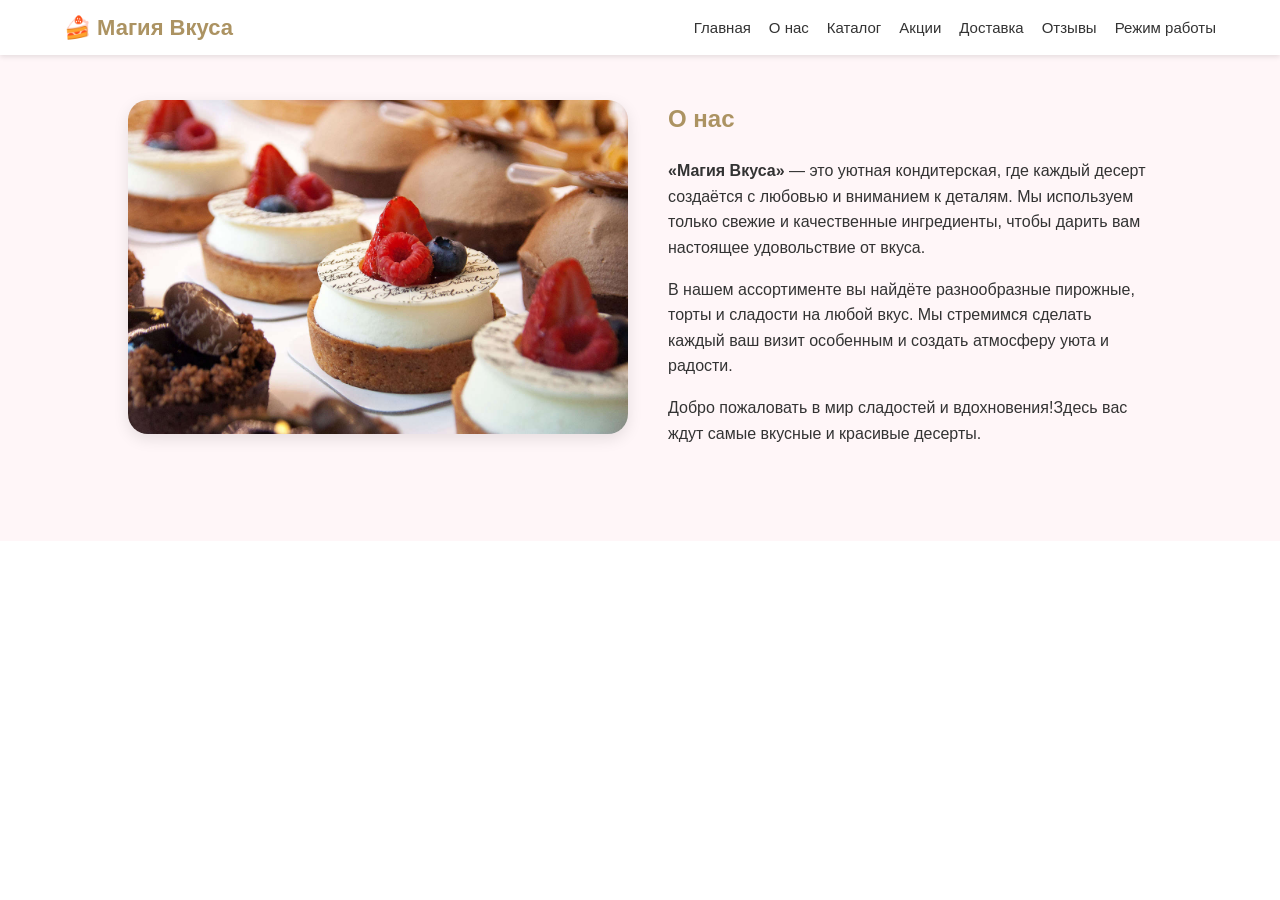
<file: about.html>
<!DOCTYPE html>
<html lang="ru">
<head>
    <meta charset="UTF-8">
    <meta name="viewport" content="width=device-width, initial-scale=1.0">
    <title>О нас — Магия Вкуса</title>
    <link rel="stylesheet" href="style.css">
</head>
<body>
    <nav class="navbar">
        <div class="logo">🍰 Магия Вкуса</div>
  <div class="menu-toggle" id="mobile-menu">
        <span class="bar"></span>
        <span class="bar"></span>
        <span class="bar"></span>
    </div>
        <ul class="nav-links">
            <li><a href="index.html">Главная</a></li>
            <li><a href="about.html">О нас</a></li>
            <li><a href="catalog.html">Каталог</a></li>
            <li><a href="stocks.html">Акции</a></li>
            <li><a href="delivery.html">Доставка</a></li>
            <li><a href="reviews.html">Отзывы</a></li>
            <li><a href="contacts.html">Режим работы</a></li>
        </ul>
    </nav>
    <section class="about" id="about">
        <div class="about-container">
            <div class="about-image">
                <img src="images/main2.jpg" alt="Десерты">
            </div>
            <div class="about-text">
                <h2>О нас</h2>
                <p><strong>«Магия Вкуса»</strong> — это уютная кондитерская, где каждый десерт создаётся с любовью и вниманием к деталям. Мы используем только свежие и качественные ингредиенты, чтобы дарить вам настоящее удовольствие от вкуса.</p>
                <p>В нашем ассортименте вы найдёте разнообразные пирожные, торты и сладости на любой вкус. Мы стремимся сделать каждый ваш визит особенным и создать атмосферу уюта и радости.</p>
                <p>Добро пожаловать в мир сладостей и вдохновения!Здесь вас ждут самые вкусные и красивые десерты.</p>
            </div>
        </div>
    </section>
    <script src="script.js"></script>
</body>
</html>
</file>
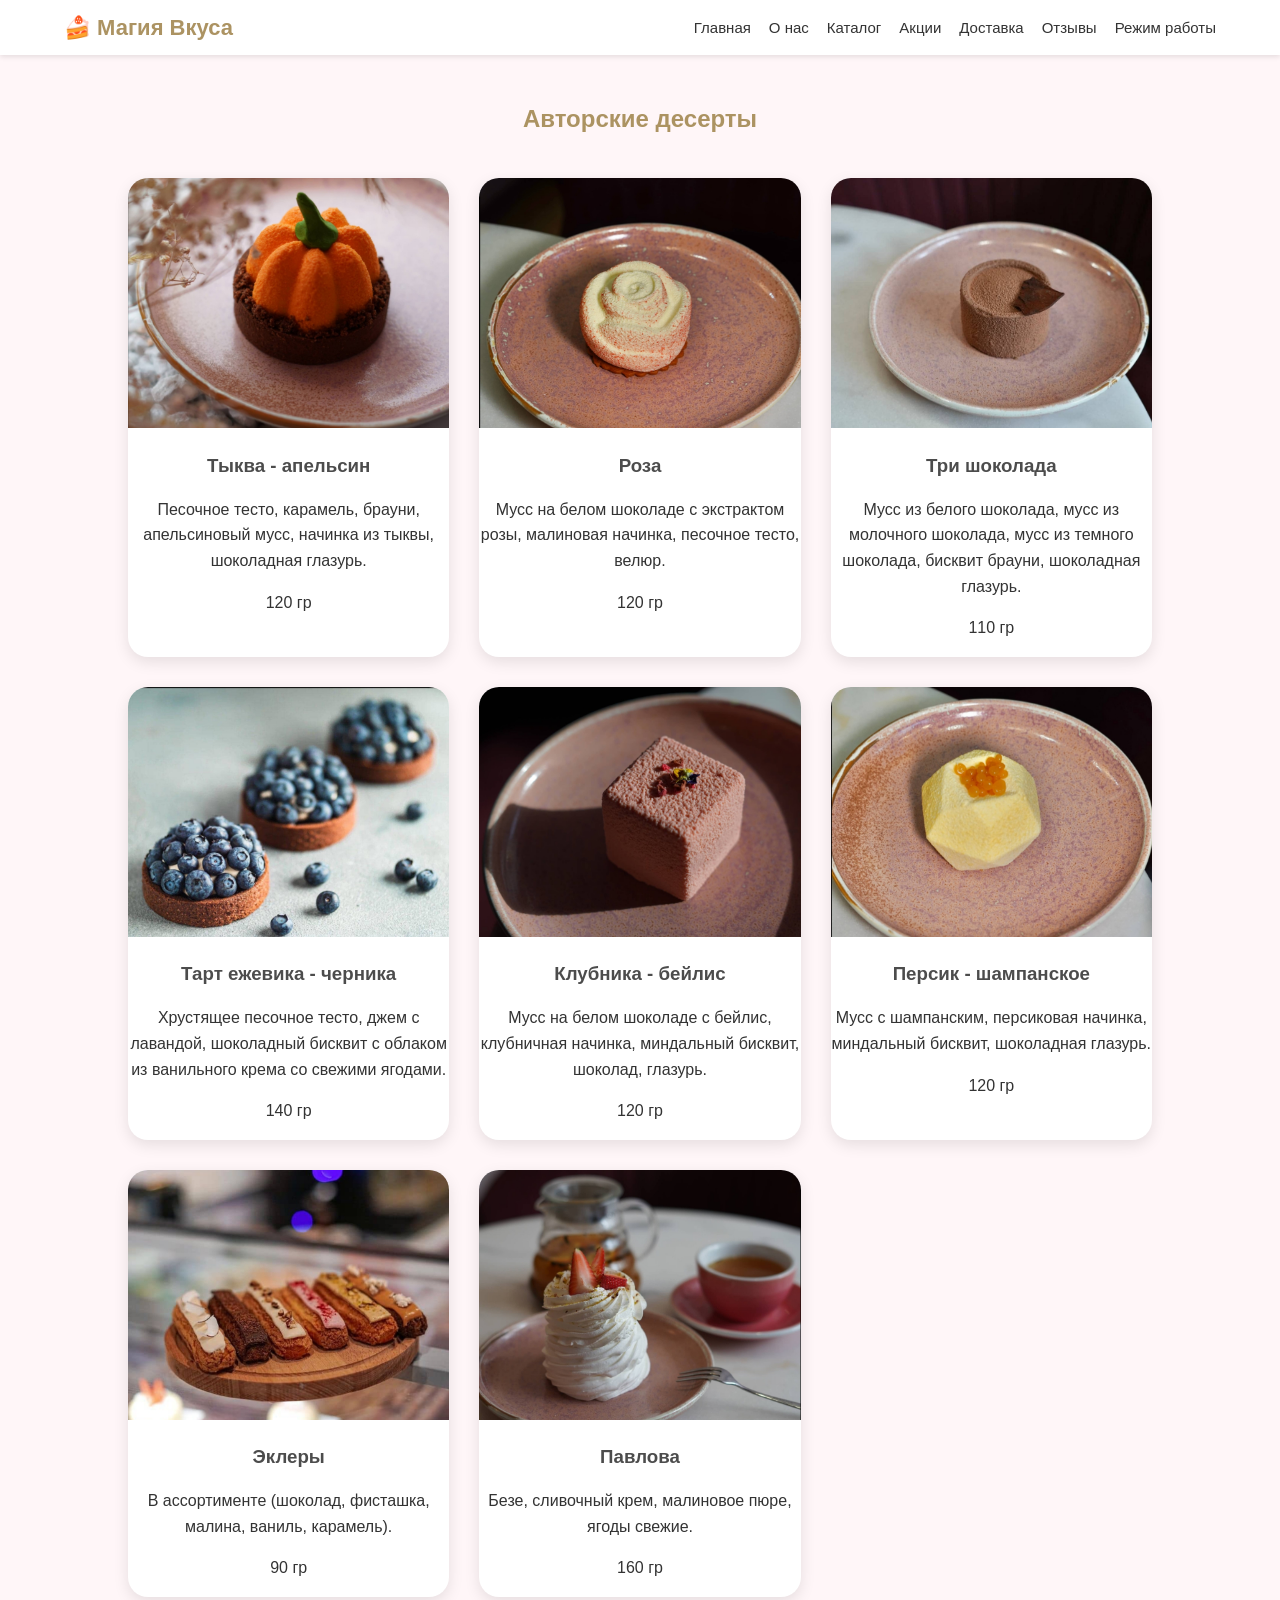
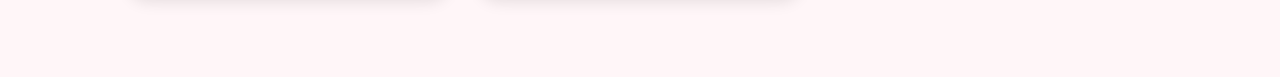
<file: catalog.html>
<!DOCTYPE html>
<html lang="ru">
<head>
    <meta charset="UTF-8">
    <meta name="viewport" content="width=device-width, initial-scale=1.0">
    <title>Каталог — Магия Вкуса</title>
    <link rel="stylesheet" href="style.css">
</head>
<body>
    <nav class="navbar">

        <div class="logo">🍰 Магия Вкуса</div>
  <div class="menu-toggle" id="mobile-menu">
        <span class="bar"></span>
        <span class="bar"></span>
        <span class="bar"></span>
    </div>
        <ul class="nav-links">
            <li><a href="index.html">Главная</a></li>
            <li><a href="about.html">О нас</a></li>
            <li><a href="catalog.html">Каталог</a></li>
            <li><a href="stocks.html">Акции</a></li>
            <li><a href="delivery.html">Доставка</a></li>
            <li><a href="reviews.html">Отзывы</a></li>
            <li><a href="contacts.html">Режим работы</a></li>
        </ul>
    </nav>
    
    <!-- <nav>
    <div class="logo">GameKey Store</div>
    
    <div class="menu-toggle" id="mobile-menu">
        <span class="bar"></span>
        <span class="bar"></span>
        <span class="bar"></span>
    </div>
    <ul class="nav-links">
        <li><a href="index.html">Главная</a></li>
        <li><a href="index.html#catalog">Каталог</a></li>
        <li><a href="index.html#rewievs">Отзывы</a></li>
        <li><a href="index.html#support">Поддержка</a></li>
    </ul>
</nav>  / -->
    <section class="catalog" id="catalog">
        <h2>Авторские десерты</h2>
        <div class="catalog-grid">
            <div class="card">
                <img src="images/1.jpg" alt="Тыква - апельсин">
                <h3>Тыква - апельсин</h3>
                <p>Песочное тесто, карамель, брауни, апельсиновый мусс, начинка из тыквы, шоколадная глазурь.</p>
                <p>120 гр</p>
            </div>
            <div class="card">
                <img src="images/2.jpg" alt="Роза">
                <h3>Роза</h3>
                <p>Мусс на белом шоколаде с экстрактом розы, малиновая начинка, песочное тесто, велюр.</p>
                <p>120 гр</p>
            </div>
            <div class="card">
                <img src="images/3.jpg" alt="Три шоколада">
                <h3>Три шоколада</h3>
                <p>Мусс из белого шоколада, мусс из молочного шоколада, мусс из темного шоколада, бисквит брауни, шоколадная глазурь.</p>
                <p>110 гр</p>
            </div>
            <div class="card">
                <img src="images/4.jpg" alt="Тарт ежевика - черника">
                <h3>Тарт ежевика - черника</h3>
                <p>Хрустящее песочное тесто, джем с лавандой, шоколадный бисквит с облаком из ванильного крема со свежими ягодами.</p>
                <p>140 гр</p>
            </div>
            <div class="card">
                <img src="images/5.jpg" alt="Клубника - бейлис">
                <h3>Клубника - бейлис</h3>
                <p>Мусс на белом шоколаде с бейлис, клубничная начинка, миндальный бисквит, шоколад, глазурь.</p>
                <p>120 гр</p>
            </div>
            <div class="card">
                <img src="images/6.jpg" alt="Персик - шампанское">
                <h3>Персик - шампанское</h3>
                <p>Мусс с шампанским, персиковая начинка, миндальный бисквит, шоколадная глазурь.</p>
                <p>120 гр</p>
            </div>
            <div class="card">
                <img src="images/7.jpg" alt="Эклеры">
                <h3>Эклеры</h3>
                <p>В ассортименте (шоколад, фисташка, малина, ваниль, карамель).</p>
                <p>90 гр</p>
            </div>
            <div class="card">
                <img src="images/8.jpg" alt="Павлова">
                <h3>Павлова</h3>
                <p>Безе, сливочный крем, малиновое пюре, ягоды свежие.</p>
                <p>160 гр</p>
            </div>
        </div>
    </section>
    <script src="script.js"></script>
</body>
</html>
</file>
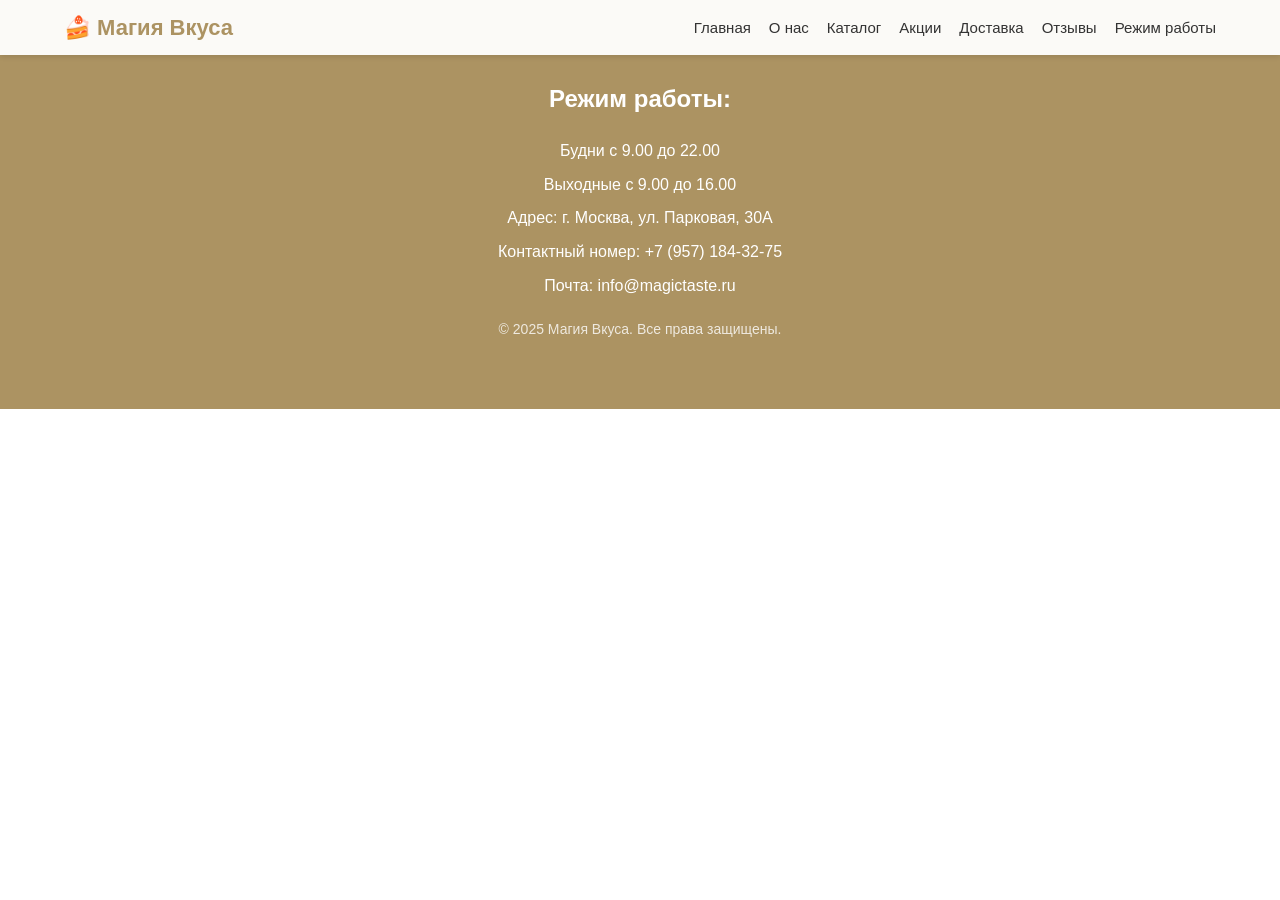
<file: contacts.html>
<!DOCTYPE html>
<html lang="ru">
<head>
    <meta charset="UTF-8">
    <meta name="viewport" content="width=device-width, initial-scale=1.0">
    <title>Режим работы — Магия Вкуса</title>
    <link rel="stylesheet" href="style.css">
</head>
<body>
    <nav class="navbar">
        <div class="logo">🍰 Магия Вкуса</div>
  <div class="menu-toggle" id="mobile-menu">
        <span class="bar"></span>
        <span class="bar"></span>
        <span class="bar"></span>
    </div>
        <ul class="nav-links">
            <li><a href="index.html">Главная</a></li>
            <li><a href="about.html">О нас</a></li>
            <li><a href="catalog.html">Каталог</a></li>
            <li><a href="stocks.html">Акции</a></li>
            <li><a href="delivery.html">Доставка</a></li>
            <li><a href="reviews.html">Отзывы</a></li>
            <li><a href="contacts.html">Режим работы</a></li>
        </ul>
    </nav>
    <footer class="contacts" id="contacts">
        <h2>Режим работы:</h2>
        <p> Будни с 9.00 до 22.00 </p>
        <p>Выходные с 9.00 до 16.00</p>
        <p>Адрес: г. Москва, ул. Парковая, 30А</p>
        <p>Контактный номер: +7 (957) 184-32-75</p>
        <p>Почта: info@magictaste.ru</p>
        <p class="copyright">© 2025 Магия Вкуса. Все права защищены.</p>
    </footer>
    <script src="script.js"></script>
</body>
</html>
</file>
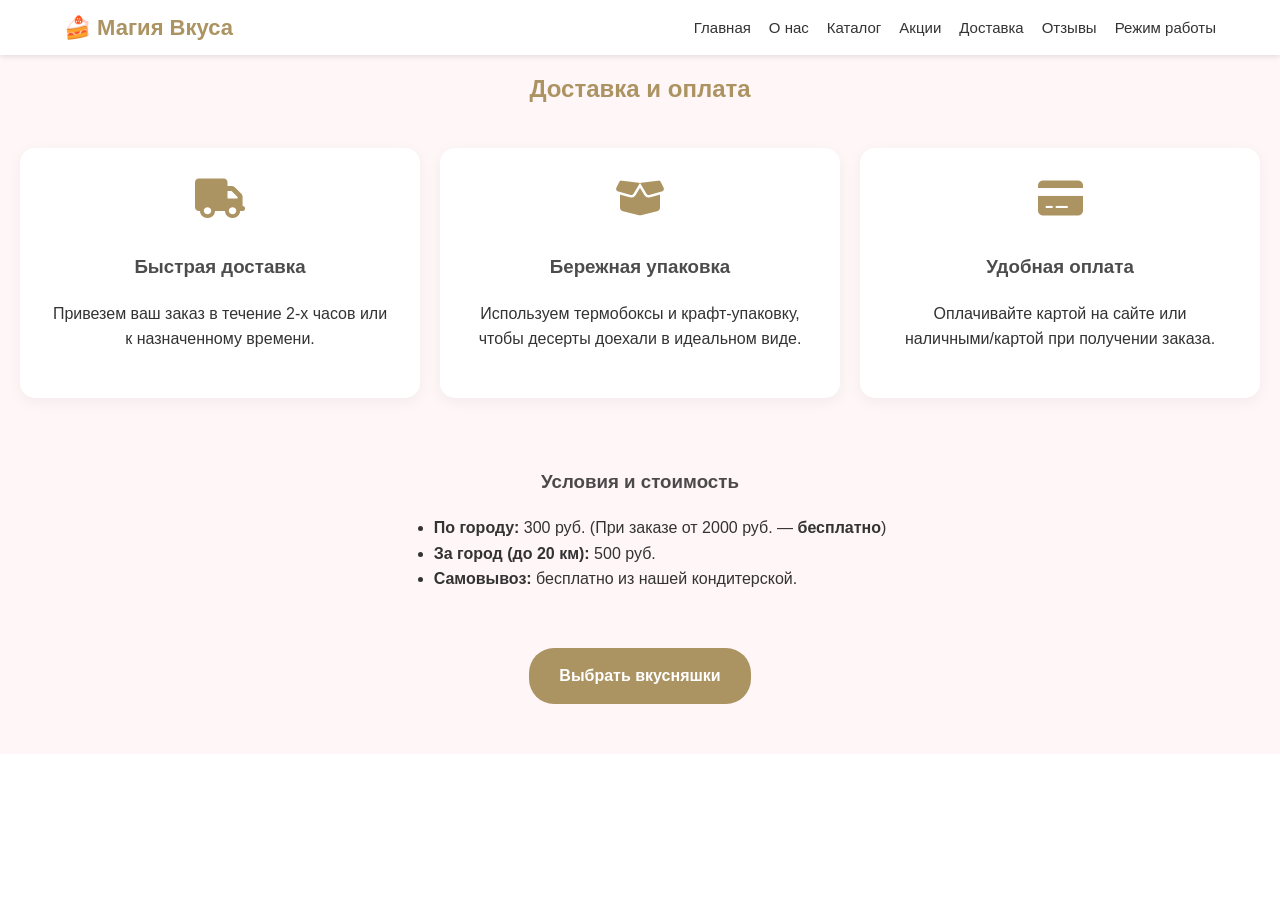
<file: delivery.html>
<!DOCTYPE html>
<html lang="ru">
<head>
    <meta charset="UTF-8">
    <meta name="viewport" content="width=device-width, initial-scale=1.0">
    <title>Доставка — Магия Вкуса</title>
    <link rel="stylesheet" href="style.css">
    <link rel="stylesheet" href="https://cdnjs.cloudflare.com/ajax/libs/font-awesome/6.0.0/css/all.min.css">
</head>
<body>
    <nav class="navbar">
        <div class="logo">🍰 Магия Вкуса</div>
  <div class="menu-toggle" id="mobile-menu">
        <span class="bar"></span>
        <span class="bar"></span>
        <span class="bar"></span>
    </div>
        <ul class="nav-links">
            <li><a href="index.html">Главная</a></li>
            <li><a href="about.html">О нас</a></li>
            <li><a href="catalog.html">Каталог</a></li>
            <li><a href="stocks.html">Акции</a></li>
            <li><a href="delivery.html">Доставка</a></li>
            <li><a href="reviews.html">Отзывы</a></li>
            <li><a href="contacts.html">Режим работы</a></li>
        </ul>
    </nav>
    <section class="delivery" id="delivery">
        <div class="container">
            <h2>Доставка и оплата</h2>
            <div class="delivery-grid">
                <div class="delivery-card">
                    <i class="fas fa-truck"></i>
                    <h3>Быстрая доставка</h3>
                    <p>Привезем ваш заказ в течение 2-х часов или к назначенному времени.</p>
                </div>

                <div class="delivery-card">
                    <i class="fas fa-box-open"></i>
                    <h3>Бережная упаковка</h3>
                    <p>Используем термобоксы и крафт-упаковку, чтобы десерты доехали в идеальном виде.</p>
                </div>

                <div class="delivery-card">
                    <i class="fas fa-credit-card"></i>
                    <h3>Удобная оплата</h3>
                    <p>Оплачивайте картой на сайте или наличными/картой при получении заказа.</p>
                </div>
            </div>
            <div class="delivery-details">
                <h3>Условия и стоимость</h3>
                <ul>
                    <li><strong>По городу:</strong> 300 руб. (При заказе от 2000 руб. — <b>бесплатно</b>)</li>
                    <li><strong>За город (до 20 км):</strong> 500 руб.</li>
                    <li><strong>Самовывоз:</strong> бесплатно из нашей кондитерской.</li>
                </ul>
            </div>
            <div class="cta-section">
                <a href="catalog.html" class="btn-catalog">Выбрать вкусняшки</a>
            </div>
        </div>
    </section>
    <script src="script.js"></script>
</body>
</html>
</file>
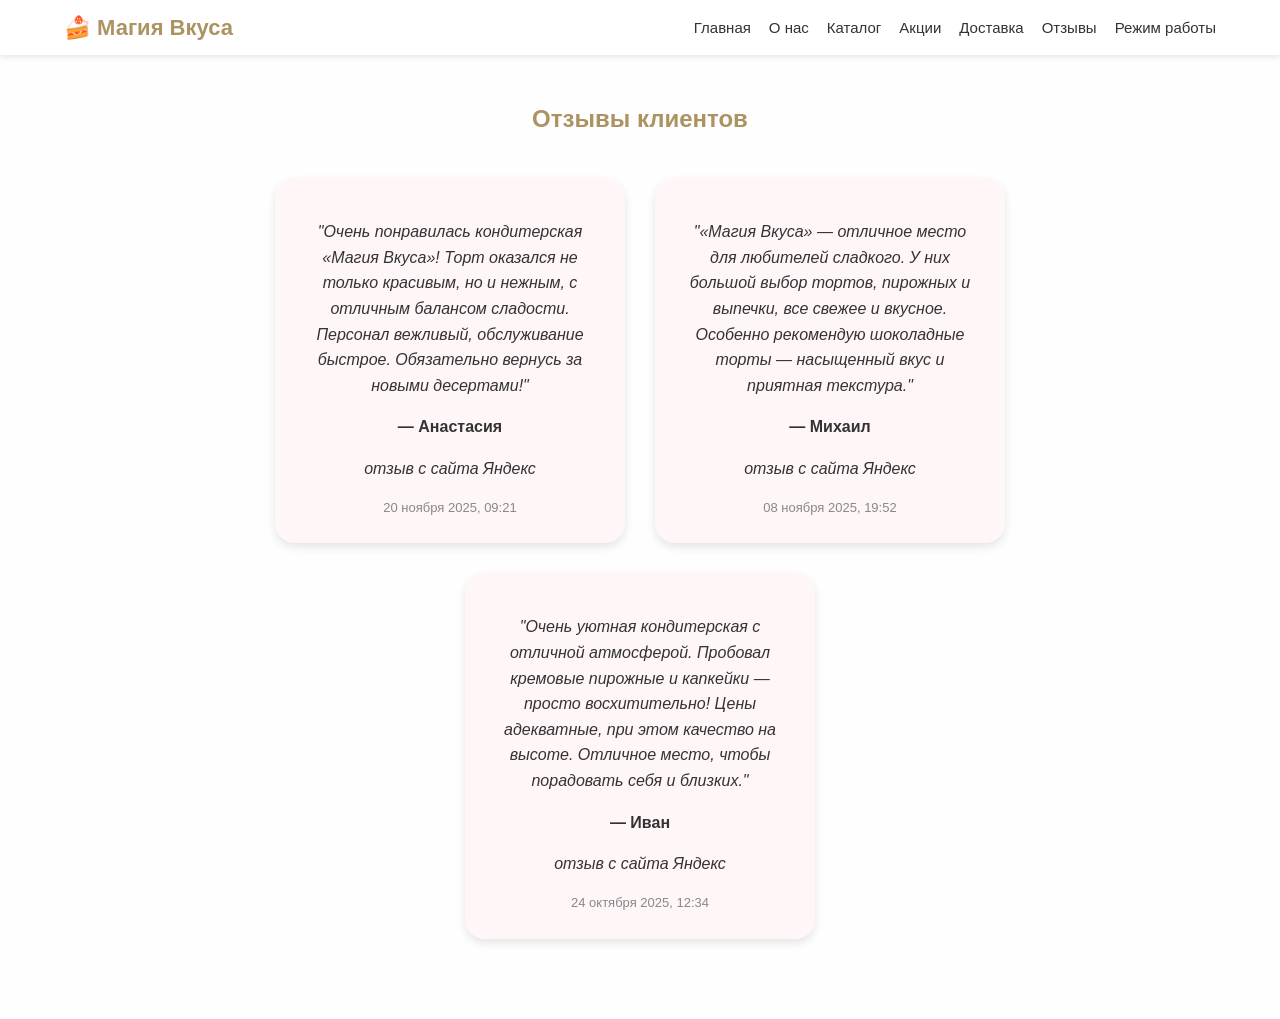
<file: reviews.html>
<!DOCTYPE html>
<html lang="ru">
<head>
    <meta charset="UTF-8">
    <meta name="viewport" content="width=device-width, initial-scale=1.0">
    <title>Отзывы клиентов — Магия Вкуса</title>
    <link rel="stylesheet" href="style.css">
</head>
<body>
    <nav class="navbar">
        <div class="logo">🍰 Магия Вкуса</div>
  <div class="menu-toggle" id="mobile-menu">
        <span class="bar"></span>
        <span class="bar"></span>
        <span class="bar"></span>
    </div>
        <ul class="nav-links">
            <li><a href="index.html">Главная</a></li>
            <li><a href="about.html">О нас</a></li>
            <li><a href="catalog.html">Каталог</a></li>
            <li><a href="stocks.html">Акции</a></li>
            <li><a href="delivery.html">Доставка</a></li>
            <li><a href="reviews.html">Отзывы</a></li>
            <li><a href="contacts.html">Режим работы</a></li>
        </ul>
    </nav>
    <section class="reviews" id="reviews">
        <h2>Отзывы клиентов</h2>
        <div class="review-list">
            <div class="review">
                <p>"Очень понравилась кондитерская «Магия Вкуса»! Торт оказался не только красивым, но и нежным, с отличным балансом сладости. Персонал вежливый, обслуживание быстрое. Обязательно вернусь за новыми десертами!"</p>
                <span>— Анастасия</span>
                <p>отзыв с сайта Яндекс</p>
                <time>20 ноября 2025, 09:21</time>
            </div>
            <div class="review">
                <p>"«Магия Вкуса» — отличное место для любителей сладкого. У них большой выбор тортов, пирожных и выпечки, все свежее и вкусное. Особенно рекомендую шоколадные торты — насыщенный вкус и приятная текстура."</p>
                <span>— Михаил</span>
                <p>отзыв с сайта Яндекс</p>
                <time>08 ноября 2025, 19:52</time>
            </div>
            <div class="review">
                <p>"Очень уютная кондитерская с отличной атмосферой. Пробовал кремовые пирожные и капкейки — просто восхитительно! Цены адекватные, при этом качество на высоте. Отличное место, чтобы порадовать себя и близких."</p>
                <span>— Иван</span>
                <p>отзыв с сайта Яндекс</p>
                <time>24 октября 2025, 12:34</time>
            </div>
        </div>
    </section>
    <script src="script.js"></script>
</body>
</html>
</file>
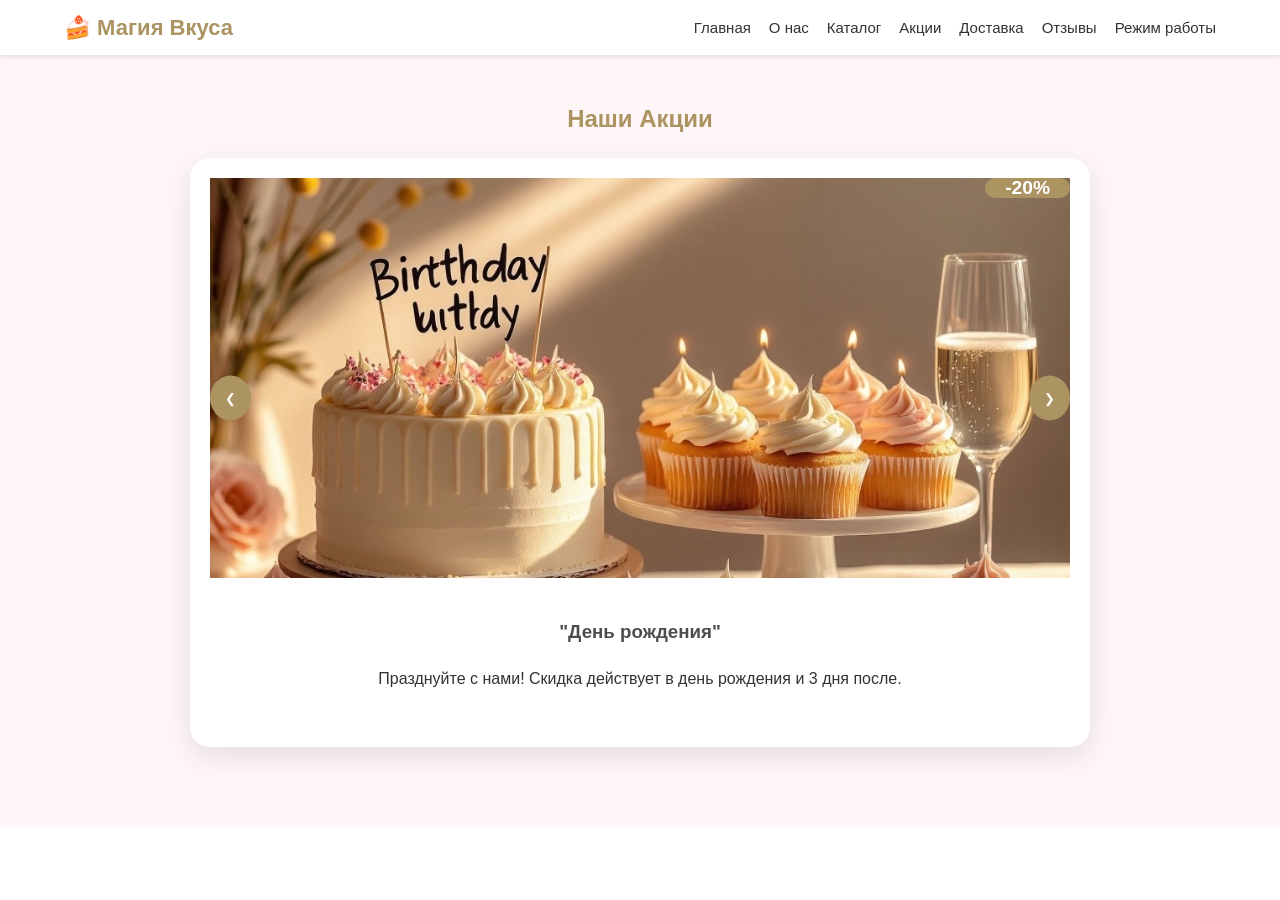
<file: stocks.html>
<!DOCTYPE html>
<html lang="ru">
<head>
    <meta charset="UTF-8">
    <meta name="viewport" content="width=device-width, initial-scale=1.0">
    <title>Акции — Магия Вкуса</title>
    <link rel="stylesheet" href="style.css">
</head>
<body>
    <nav class="navbar">
        <div class="logo">🍰 Магия Вкуса</div>
  <div class="menu-toggle" id="mobile-menu">
        <span class="bar"></span>
        <span class="bar"></span>
        <span class="bar"></span>
    </div>
        <ul class="nav-links">
            <li><a href="index.html">Главная</a></li>
            <li><a href="about.html">О нас</a></li>
            <li><a href="catalog.html">Каталог</a></li>
            <li><a href="stocks.html">Акции</a></li>
            <li><a href="delivery.html">Доставка</a></li>
            <li><a href="reviews.html">Отзывы</a></li>
            <li><a href="contacts.html">Режим работы</a></li>
        </ul>
    </nav>
    </div>            
    <section class="stocks" id="stocks">
    <h2>Наши Акции</h2>
    <div class="slider-container">
        <div class="slides">
            <div class="slide active">
                <div class="slide-image">
                    <img src="images/dr.jpg" alt="День рождения">
                    <div class="sale-badge">-20%</div>
                </div>
                <div class="slide-text">
                    <h3>"День рождения"</h3>
                    <p>Празднуйте с нами! Скидка действует в день рождения и 3 дня после.</p>
                </div>
            </div>

            <div class="slide">
                <div class="slide-image">
                    <img src="images/calendar.jpg" alt="Календарь скидок">
                    <div class="sale-badge">-10%</div>
                </div>
                <div class="slide-text">
                    <h3>"Календарь скидок"</h3>
                    <ul class="promo-list">
                        <li><span>Пн-Вт:</span> -10% на торты</li>
                        <li><span>Ср-Пт:</span> -10% на булочки</li>
                        <li><span>Сб-Вс:</span> -10% на пирожные</li>
                    </ul>
                </div>
            </div>

            <div class="slide">
                <div class="slide-image">
                    <img src="images/watch.jpg" alt="Счастливые часы">
                    <div class="sale-badge">-50%</div>
                </div>
                <div class="slide-text">
                    <h3>"Счастливые часы"</h3>
                    <p>Каждый день после 18:00 вся свежая выпечка за полцены!</p>
                </div>
            </div>
        </div>

        <button class="prev" onclick="changeSlide(-1)">&#10094;</button>
        <button class="next" onclick="changeSlide(1)">&#10095;</button>
    </div>
</section>
<script>
    let currentSlide = 0;
const slides = document.querySelectorAll('.slide');

function changeSlide(direction) {
    slides[currentSlide].classList.remove('active');
    currentSlide = (currentSlide + direction + slides.length) % slides.length;
    slides[currentSlide].classList.add('active');
}

// Автопереключение каждые 5 секунд
setInterval(() => changeSlide(1), 5000);
</script>
<script src="script.js"></script>
</body>
</html>
</file>
<file: style.css>
body {
    margin: 0;
    font-family: 'Montserrat', sans-serif;
    line-height: 1.6;
    color: #333;
    background-color: #fff;
}
h1, h2, h3 {
    font-weight: 700;
    text-align: center;
    color: #000000b3;
}
section {
    padding: 80px 10%;
}
/* Главная */
.navbar {
    position: fixed;
    top: 0;
    left: 0;
    width: 100%;
    background: rgba(255, 255, 255, 0.95);
    box-shadow: 0 2px 5px rgba(0,0,0,0.1);
    display: flex;
    justify-content: space-between;
    align-items: center;
    padding: 10px 5%;
    z-index: 10;
    box-sizing: border-box;
    flex-wrap: wrap; 
}
.logo {
    font-weight: 700;
    font-size: 22px;
    color: #ac9362;
    white-space: nowrap;
}
.nav-links {
    list-style: none;
    display: flex;
    flex-wrap: wrap; 
    gap: 18px;
    margin: 0;
    padding: 0;
    justify-content: flex-end;
}
.nav-links a {
    text-decoration: none;
    color: #333;
    font-weight: 500;
    font-size: 15px;
    transition: color 0.3s;
    white-space: nowrap;
}
.nav-links a:hover {
    color: #ac9362;
}
/* @media (max-width: 900px) {
    .navbar {
        flex-direction: column;
        align-items: flex-start;
        padding: 10px 20px;
    }
    .nav-links {
        width: 100%;
        justify-content: space-around;
        flex-wrap: wrap;
        gap: 12px;
        margin-top: 10px;
    }
    .logo {
        font-size: 20px;
        margin-bottom: 5px;
    }
} */
.hero {
    background: url('images/main.jpg') center/cover no-repeat;
    color: white;
    height: 100vh;
    display: flex;
    align-items: center;
    justify-content: center;
    text-align: center;
    position: relative;
}
.hero::after {
    content: "";
    position: absolute;
    inset: 0;
    background: rgba(0, 0, 0, 0.45);
}
.hero-content {
    position: relative;
    z-index: 1;
}
.hero h1 {
    font-size: 64px;
    margin-bottom: 10px;
    color: white;
}
.hero p {
    font-size: 22px;
    margin-bottom: 30px;
}
.btn {
    background: #ac9362;
    color: white;
    text-decoration: none;
    padding: 14px 30px;
    border-radius: 30px;
    font-weight: 600;
    transition: background 0.3s;
}
.btn:hover {
    background: #806d49;
}
/* О нас */
.about {
    background: #fff6f8;
}
.about-container {
    display: flex;
    flex-wrap: wrap;
    align-items: center;
    justify-content: center;
    gap: 40px;
}
.about-image img {
    width: 100%;
    max-width: 500px;
    border-radius: 20px;
    box-shadow: 0 5px 15px rgba(0,0,0,0.1);
}
.about-text {
    flex: 1;
    min-width: 300px;
}
.about-text h2 {
    text-align: left;
    color: #ac9362;
}
.about-text p {
    margin-bottom: 15px;
}
/* Каталог */
.catalog {
    background: #fff6f8;
}
.catalog-grid {
    display: grid;
    grid-template-columns: repeat(auto-fit, minmax(280px, 1fr));
    gap: 30px;
    margin-top: 40px;
}
.card {
    background: white;
    border-radius: 20px;
    overflow: hidden;
    box-shadow: 0 5px 15px rgba(0,0,0,0.1);
    text-align: center;
    transition: transform 0.3s;
}
.card:hover {
    transform: translateY(-5px);
}
.card img {
    width: 100%;
    height: 250px;
    object-fit: cover;
}
.card h3 {
    margin: 15px 0 5px;
}
.catalog h2 {
    color: #ac9362;
}
/* Акции */
.stocks {
    background: #fff6f8;
}
.slider-container {
    position: relative;
    max-width: 800px;
    margin: 40px auto;
    overflow: hidden;
    border-radius: 20px;
    box-shadow: 0 10px 30px rgba(0,0,0,0.1);
    background: #fff;
}
.slide {
    display: none; 
    padding: 20px;
    text-align: center;
    animation: fade 0.5s ease-in-out;
}
.slide.active {
    display: block; 
}
@keyframes fade {
    from { opacity: 0.4; } 
    to { opacity: 1; }
}
.sale-badge {
    position: absolute;
    top: 20px;
    right: 20px;
    background: #ac9362;
    color: white;
    padding: 10px 20px;
    border-radius: 50px;
    font-weight: bold;
    font-size: 1.2rem;
}
.slider-container {
    position: relative;
    max-width: 900px; 
    margin: auto;
}
.prev, .next {
    position: absolute;
    top: 240px; 
    transform: translateY(-50%);
    z-index: 10; 
    background: #ac9362;
    color: white;
    border: none;
    padding: 15px;
    cursor: pointer;
    border-radius: 50%;
}
.prev { 
    left: 20px; 
}
.next {
     right: 20px; 
    }
.slide {
    display: none;
    width: 100%;
    box-sizing: border-box;
    text-align: center;
}
.slide.active {
    display: block; 
}
.slide-image {
    width: 100%;
    line-height: 0; 
}
.slide-image img {
    width: 100%;
    height: 400px; 
    object-fit: cover;
    display: block;
}
.slide-text {
    padding: 20px;
}
.stocks h2{
    color: #ac9362;
}
/* Доставка */
.delivery {
    padding: 50px 20px;
    text-align: center;
    background: #fff6f8;
}
.delivery-grid {
    display: flex;
    justify-content: space-around;
    flex-wrap: wrap;
    gap: 20px;
    margin-top: 40px;
}
.delivery-card {
    background: white;
    padding: 30px;
    border-radius: 15px;
    box-shadow: 0 4px 15px rgba(0,0,0,0.05);
    flex: 1;
    min-width: 250px;
    max-width: 350px;
}
.delivery-card i {
    font-size: 40px;
    color: #ac9362; 
    margin-bottom: 15px;
}
.delivery-details {
    margin-top: 50px;
    text-align: left;
    display: inline-block;
    max-width: 600px;
}
.btn-catalog {
    display: inline-block;
    margin-top: 40px;
    padding: 15px 30px;
    background-color: #ac9362;
    color: white;
    text-decoration: none;
    border-radius: 25px;
    font-weight: bold;
    transition: 0.3s;
}
.btn-catalog:hover {
    background: #806d49;
    transform: scale(1.05);
}
.delivery img {
    width: 100%;
    max-width: 700px;
    border-radius: 20px;
    margin-top: 30px;
}
.delivery h2 {
    color: #ac9362 ;
}
/* Отзывы */
.reviews {
    background: #fefefe;
}
.review-list {
    display: flex;
    flex-wrap: wrap;
    gap: 30px;
    justify-content: center;
    margin-top: 40px;
}
.review {
    background: #fff6f8;
    border-radius: 20px;
    padding: 25px;
    max-width: 300px;
    box-shadow: 0 4px 10px rgba(0,0,0,0.1);
    text-align: center;
}
.review p {
    font-style: italic;
}
.review span {
    display: block;
    margin-top: 10px;
    font-weight: 600;
}
.review time {
    display: block;
    font-size: 13px;
    color: #888;
    margin-top: 5px;
}
.reviews h2 {
    color: #ac9362; 
}
/* Режим работы */
.contacts {
    background: #ac9362;
    color: white;
    text-align: center;
    padding: 60px 20px;
}
.contacts p {
    margin: 8px 0;
    color: #ffffff;
}
.contacts h2 {
    color: #ffffff;
}
.contacts .copyright {
    margin-top: 20px;
    font-size: 14px;
    opacity: 0.8;
}
/* Стили для бургер-иконки (по умолчанию скрыта) */
.menu-toggle {
    display: none;
    flex-direction: column;
    cursor: pointer;
}

.menu-toggle .bar {
    width: 25px;
    height: 3px;
    background-color: #ac9362;
    margin: 4px 0;
    transition: 0.4s;
}
/* Адаптив для мобильных устройств */
@media screen and (max-width: 768px) {
    /* Скрываем обычное горизонтальное меню */
    .nav-links {
        position: fixed;
        top: 0;
        right: -100%; /* Полностью прячем за правый край */
        height: 100vh; /* На всю высоту экрана */
        width: 50%;    /* Ширина выезжающего меню */
        background-color: beige; /* Темный фон */
        display: flex;
        flex-direction: column;
        align-items: center;
        justify-content: center;
        transition: right 0.4s ease; /* Плавный выезд */
        z-index: 1001;
        box-shadow: -5px 0 15px rgba(0,0,0,0.5);
    }

    /* Класс, который добавляет JavaScript при клике */
    .nav-links.active {
        right: 0 !important; /* Принудительно выкатываем меню */
    }

    .nav-links li {
        margin: 20px 0;
    }

    /* Показываем бургер-кнопку */
    .menu-toggle {
        display: flex !important;
        z-index: 1002;
    }
}
/* Анимация превращения в крестик */
#mobile-menu.is-active .bar:nth-child(2) {
    opacity: 0;
}

#mobile-menu.is-active .bar:nth-child(1) {
    transform: translateY(11px) rotate(45deg);
}

#mobile-menu.is-active .bar:nth-child(3) {
    transform: translateY(-11px) rotate(-45deg);
}
</file>
